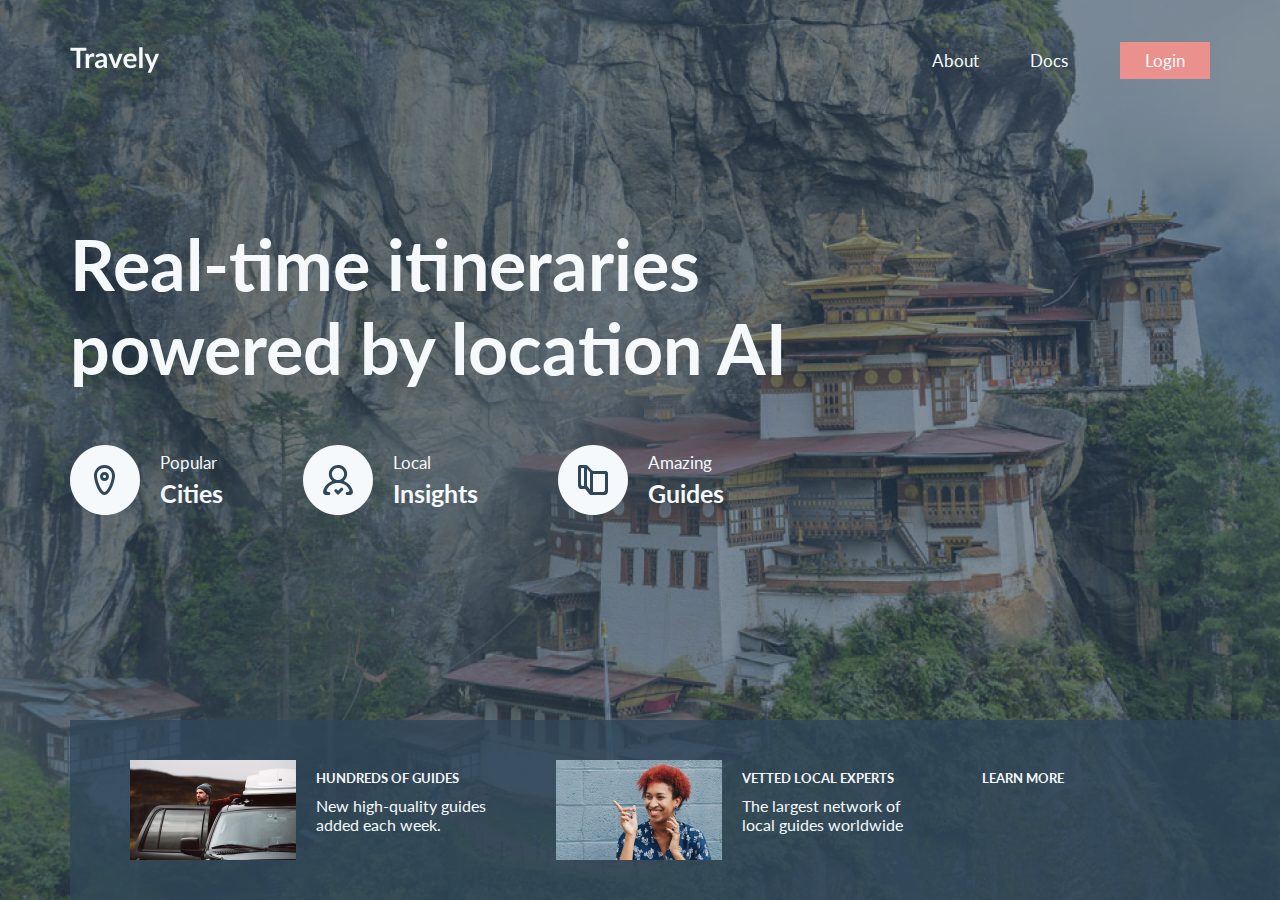
<file: index.html>
<!DOCTYPE html>
<html lang="en">
<head>
    <meta charset="UTF-8">
    <meta name="viewport" content="width=device-width, initial-scale=1.0">
    <link href="style.css" rel="stylesheet">
    <title>Travely</title>
</head>
<body>
    <header class="">
        <nav>
            <img src="img/logo.svg" alt="logo" class="logo">
            <div class="links">
                <a href="#" class="">About</a>
                <a href="#" class="">Docs</a>
                <button href="button_login">Login</button>
            </div>
        </nav>
    </header>
    
    <section class="info">
        <h1 class="hero_font">Real-time itineraries powered by location AI</h1>
        <div class="icons">
            <div class="icon">
                <img src="img/pin.svg" alt="" class="">
                <div class="icon_info">
                    <p class="icon_top">Popular</p>
                    <p class="icon_bottom">Cities</p>
                </div>
            </div>
            <div class="icon">
                <img src="img/guide.svg" alt="" class="">
                <div class="icon_info">
                    <p class="icon_top">Local</p>
                    <p class="icon_bottom">Insights</p>
                </div>
            </div>
            <div class="icon">
                <img src="img/map.svg" alt="" class="">
                <div class="icon_info">
                    <p class="icon_top">Amazing</p>
                    <p class="icon_bottom">Guides</p>
                </div>
            </div>
        </div>
    </section>
    <section class="features">
        <div class="feature">
            <img src="img/traveler.jpg" alt="" class="">
            <div class="feature_info">
                <p class="feature_top">HUNDREDS OF GUIDES</p>
                <p class="feature_bottom">New high-quality guides added each week.</p>
            </div>
        </div>
        <div class="feature">
            <img src="img/travel-guide.jpg" alt="" class="">
            <div class="feature_info">
                <p class="feature_top">VETTED LOCAL EXPERTS</p>
                <p class="feature_bottom">The largest network of local guides worldwide</p>
            </div>
        </div>
        <div class="feature">
            <div class="feature_info">
                <p class="feature_cta">Learn More</p>
            </div>
        </div>
    </section>
    
</body>
</html>
</file>
<file: style.css>
/*
* Prefixed by https://autoprefixer.github.io
* PostCSS: v7.0.29,
* Autoprefixer: v9.7.6
* Browsers: last 4 version
*/

@import url('https://fonts.googleapis.com/css2?family=Lato:wght@400;700&display=swap');

:root {
    --accent: #EA918D;
    --accentHover: #DE8A86;
    --dark: #304659;
    --dark80: rgba(48, 70, 89, .8);
    --dark60: rgba(48, 70, 89, .6);
    --light: #F5F9FC;
    --transition: all 0.3s ease 0s;
    
}

* {
    -webkit-box-sizing: border-box;
            box-sizing: border-box;
    padding: 0;
    margin: 0;
}

html, body {
    height: 100%;
    overflow-y: auto;
    overflow-x: hidden;
    font-size: 62.5%;
}

body {
    background: 
        -o-linear-gradient(var(--dark60),var(--dark60)),
        url(img/background.jpg);
    background: 
        linear-gradient(var(--dark60),var(--dark60)),
        url(img/background.jpg);
    background-position: center;
    background-repeat: no-repeat;
    background-size: cover;
}

p, a, button {
    font-family: "Lato", sans-serif;
    text-decoration: none;
    color: var(--light);
}

a, button, .logo {
    cursor: pointer;
}

body {
    display: -ms-grid;
    display: grid;
    -ms-grid-columns: minmax(60px, 1fr) repeat(6, minmax(50px, 190px)) minmax(60px, 1fr);
    grid-template-columns: minmax(60px, 1fr) repeat(6, minmax(50px, 190px)) minmax(60px, 1fr);
    
}

header {
    -ms-grid-column: 2;
    -ms-grid-column-span: 6;
    grid-column: 2/ span 6;
}

nav {
    display: -webkit-box;
    display: -ms-flexbox;
    display: flex;
    -webkit-box-align: center;
        -ms-flex-align: center;
            align-items: center;
    -webkit-box-pack: justify;
        -ms-flex-pack: justify;
            justify-content: space-between;
    height: 120px;
}

.links a, .links button {
    font-size: 1.7rem;
    font-weight: 400;
    -webkit-transition: var(--transition);
    -o-transition: var(--transition);
    transition: var(--transition);
}

.links a {
    margin-right: 50px;
}

.links a:hover {
    color: var(--accent);
}

.links button {
    background-color: var(--accent);
    border: none;
    padding: 8px 25px;
    -webkit-transition: var(--transition);
    -o-transition: var(--transition);
    transition: var(--transition);
}
.links button:hover {
    background-color: var(--accentHover);
}

.info {
    -ms-grid-column: 2;
    -ms-grid-column-span: 4;
    grid-column: 2/ span 4;
}

.hero_font {
    font-family: "Lato", sans-serif;
    font-weight: 700;
    color: var(--light);
    font-size: 7rem;
}

.icons {
    display: -webkit-box;
    display: -ms-flexbox;
    display: flex;
    margin-top: 5.5rem;
}
.icon {
    display: -webkit-box;
    display: -ms-flexbox;
    display: flex;
    -webkit-box-align: center;
        -ms-flex-align: center;
            align-items: center;
}

.icon_info {
    margin: 0 8rem 0 2rem;
}

.icon_top {
    font-size: 1.7rem;
    font-weight: 400;
    margin-bottom: 5px;
}

.icon_bottom {
    font-size: 2.5rem;
    font-weight: 700;
}

.features {
    -ms-grid-column: 2;
    -ms-grid-column-span: 7;
    grid-column: 2/ span 7;
    background: var(--dark80);
    padding: 40px 0 0 60px;
    align-self: flex-end;
    display: -webkit-box;
    display: -ms-flexbox;
    display: flex;
    -ms-flex-wrap: wrap;
        flex-wrap: wrap;
    -webkit-box-align: center;
        -ms-flex-align: center;
            align-items: center;
}

.feature {
    display: -webkit-box;
    display: -ms-flexbox;
    display: flex;
    margin: 0 60px 40px 0;
}

.feature:nth-child(3) {
    -ms-flex-item-align: start;
        align-self: flex-start;
    
}

.feature img {
    height: 100px;
    margin-right: 20px;
}

.feature_info  {
    margin-top: 10px;
}

.feature_top, .feature_cta {
    font-size: 1.3rem;
    font-weight: 700;
    text-transform: uppercase;
    margin-bottom: 10px;
}

.feature_cta {
    -webkit-transition: var(--transition);
    -o-transition: var(--transition);
    transition: var(--transition);
    cursor: pointer;
}

.feature_cta:hover {
    color: var(--accent);
}

.feature_bottom {
    width: 180px;
    font-size: 1.6rem;
    font-weight: 400;
}

@media only screen and (max-width: 1100px) {

    .icon img {
        height: 55px;
        width: auto;
    }

    .icon_top {
        font-size: 1.6rem;
    }

    .icon_bottom {
        font-size: 1.8rem;
    }

    .hero_font {
        font-size: 3.5rem;
    }

    .features {
        -ms-grid-column: 1;
        -ms-grid-column-span: 8;
        grid-column: 1/span 8;
    }
}

@media only screen and (max-width: 650px) {

    .links a {
        margin-right: 15px;
    }
    .info {
        -ms-grid-column: 2;
        -ms-grid-column-span: 6;
        grid-column: 2/ span 6;
    }

    .icons {
        -webkit-box-orient: vertical;
        -webkit-box-direction: normal;
            -ms-flex-direction: column;
                flex-direction: column;
    }

    .icon {
        margin-bottom: 20px;
    };
}
</file>
